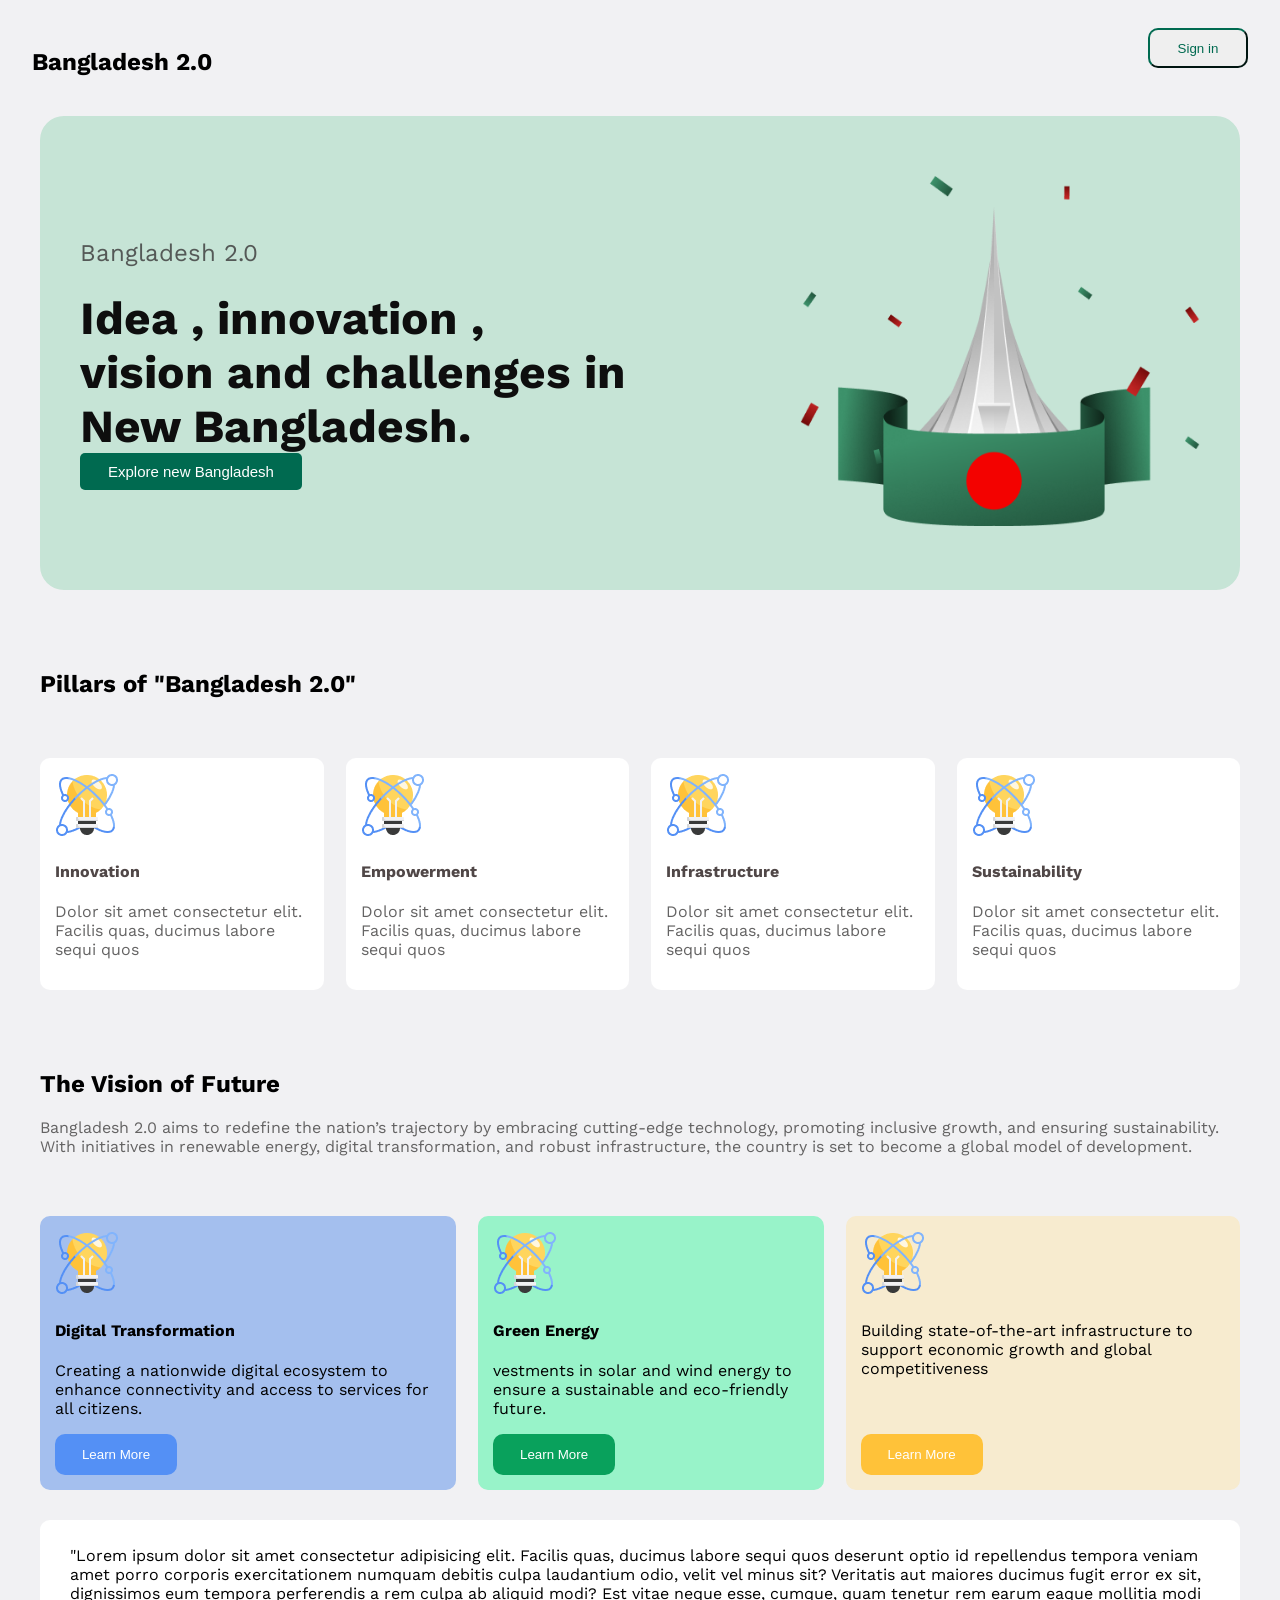
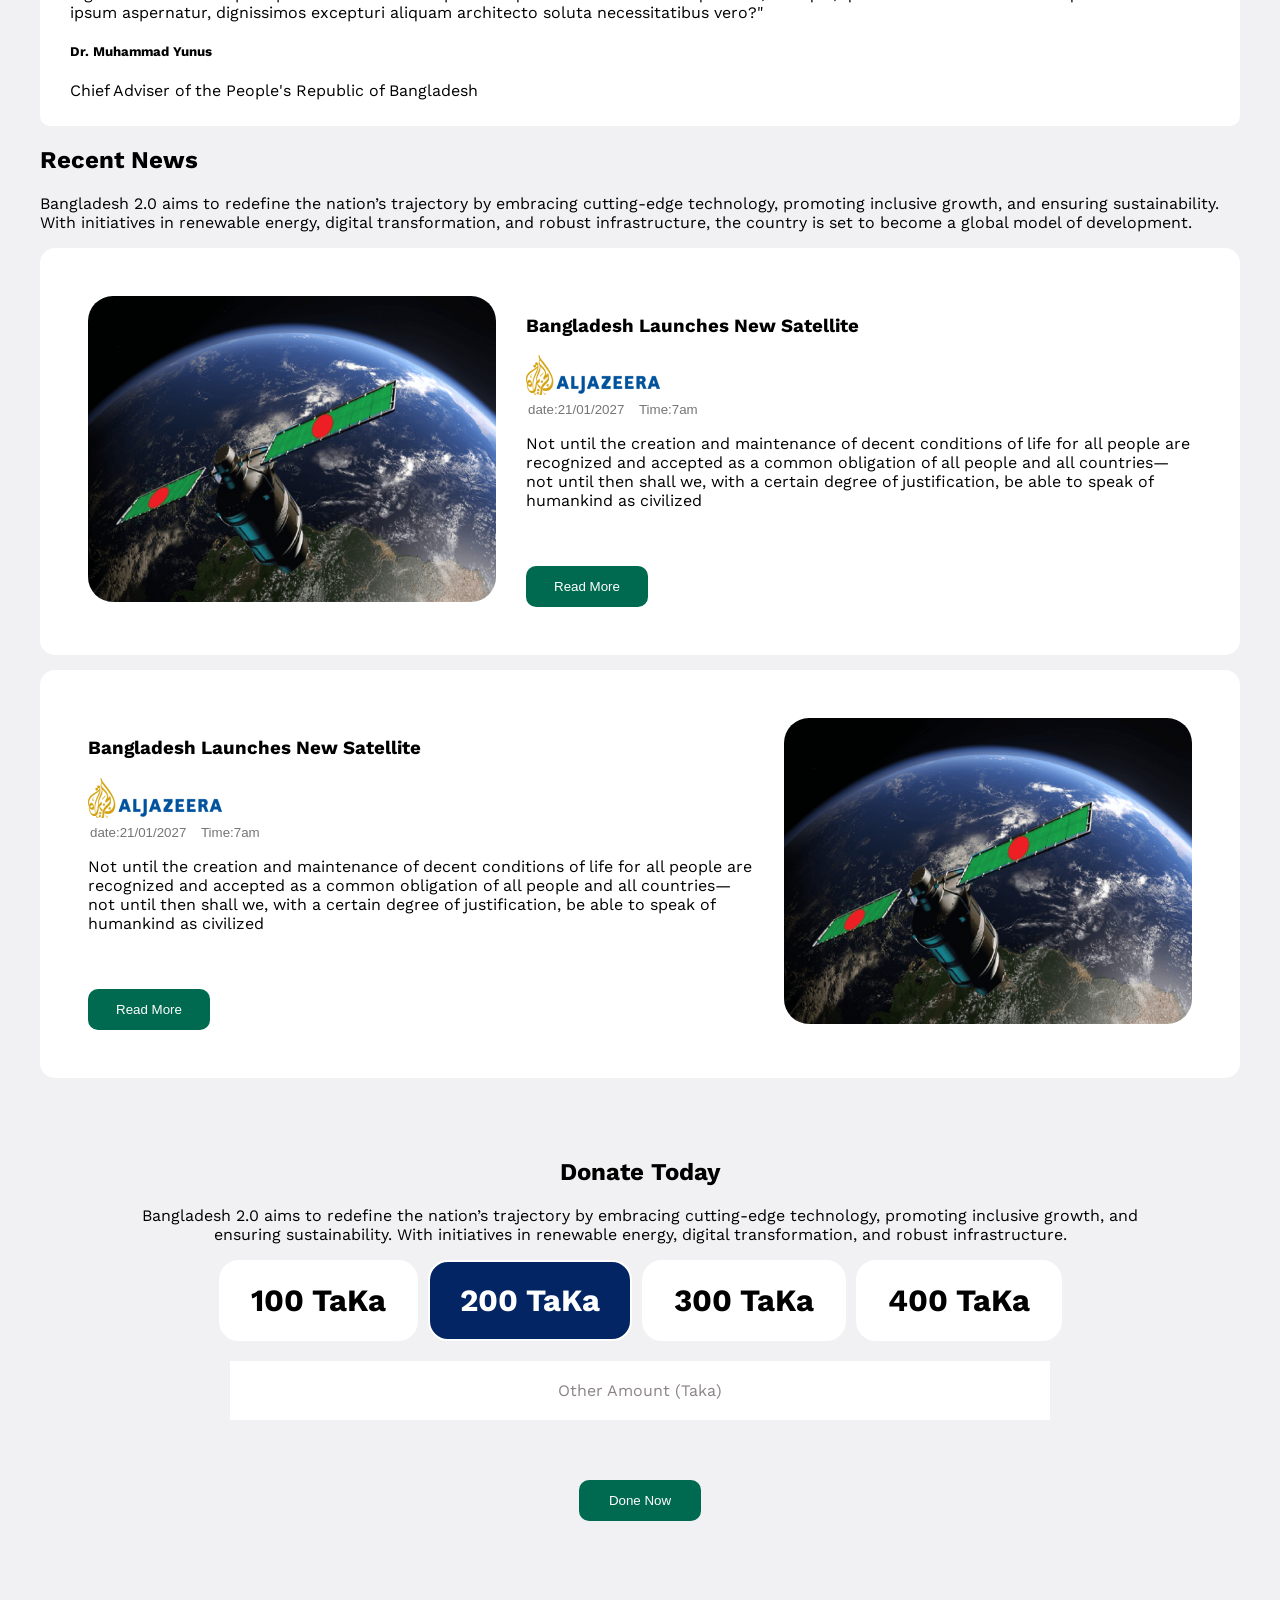
<file: B11A1--assignment-1/index.html>
<!DOCTYPE html>
<html lang="en">

<head>
    <meta charset="UTF-8">
    <meta name="viewport" content="width=device-width, initial-scale=1.0">
    <title>Bangladesh2.0</title>
    <link rel="preconnect" href="https://fonts.googleapis.com">
    <link rel="preconnect" href="https://fonts.gstatic.com" crossorigin>
    <link
        href="https://fonts.googleapis.com/css2?family=Fira+Sans:ital,wght@0,100;0,200;0,300;0,400;0,500;0,600;0,700;0,800;0,900;1,100;1,200;1,300;1,400;1,500;1,600;1,700;1,800;1,900&family=Open+Sans:ital,wght@0,300..800;1,300..800&family=Work+Sans:ital,wght@0,100..900;1,100..900&display=swap"
        rel="stylesheet">
    <link rel="stylesheet" href="assignment.css">
</head>

<body class="work-sans-p all-color">
    <header>
        <nav>
            <h1>Bangladesh 2.0</h1>
            <button class="btn1st">Sign in</button>

        </nav>
    </header>



    <main class="main">

        <section class="image1st">
            <div class="text">
                <p class="bangla ">Bangladesh 2.0</p>
                <div class="title">
                    Idea , innovation ,<br>
                    vision and challenges in <br> New Bangladesh.
                </div>
                <button class=" btn-style color">Explore new Bangladesh</button>

            </div>
            <div>
                <img class="photo" src="assets/hero.png" alt="">
            </div>


        </section>

        <!--section two-->
        <section class="section-margin">

            <h1>Pillars of "Bangladesh 2.0"</h1>

            <div class="pillars">
                <div class="section-two-bg">
                    <img src="assets/card-icon.png" alt="">
                    <h4 class="pillar-color-title">Innovation</h4>
                    <p class="pillar-color">Dolor sit amet consectetur elit. Facilis quas, ducimus labore sequi quos
                    </p>
                </div>

                <div class="section-two-bg">
                    <img src="assets/card-icon.png" alt="">
                    <h4 class="pillar-color-title">Empowerment</h4>
                    <p class="pillar-color">Dolor sit amet consectetur elit. Facilis quas, ducimus labore sequi quos
                    </p>
                </div>


                <div class="section-two-bg">
                    <img src="assets/card-icon.png" alt="">
                    <h4 class="pillar-color-title">Infrastructure</h4>
                    <p class="pillar-color">Dolor sit amet consectetur elit. Facilis quas, ducimus labore sequi quos
                    </p>
                </div>

                <div class="section-two-bg">
                    <img src="assets/card-icon.png" alt="">
                    <h4 class="pillar-color-title">Sustainability</h4>
                    <p class="pillar-color">Dolor sit amet consectetur elit. Facilis quas, ducimus labore sequi quos
                    </p>
                </div>

            </div>

        </section>

        <!--section three-->
        <section class="section-margin">
            <h1>The Vision of Future</h1>
            <p class="pillar-color">Bangladesh 2.0 aims to redefine the nation’s trajectory by embracing cutting-edge
                technology, promoting
                inclusive growth, and ensuring sustainability. With initiatives in renewable energy, digital
                transformation, and robust infrastructure, the country is set to become a global model of development.
            </p>

            <div class="pillars ">

                <div class="section-thee-one-bg section-thee-bg">
                    <img src="assets/card-icon.png" alt="">
                    <h4>Digital Transformation</h4>
                    <p>Creating a nationwide digital ecosystem to enhance connectivity and access to services for all
                        citizens.</p>
                    <button class="button-one">Learn More</button>
                </div>

                <div class="section-thee-bg section-thee-two-bg">
                    <img src="assets/card-icon.png" alt="">
                    <h4>Green Energy</h4>
                    <p>vestments in solar and wind energy to ensure a sustainable and eco-friendly future.</p>
                    <button class="button-two">Learn More</button>
                </div>

                <div class="section-thee-bg section-thee-three-bg">
                    <img src="assets/card-icon.png" alt="">
                    <h4></h4>
                    <p>Building state-of-the-art infrastructure to support economic growth and global competitiveness
                    </p>
                    <button class="button-three">Learn More</button>
                </div>


            </div>


        </section>

        <section>
            <div class="white">
                <p>"Lorem ipsum dolor sit amet consectetur adipisicing elit. Facilis quas, ducimus labore sequi quos
                    deserunt optio id repellendus tempora veniam amet porro corporis exercitationem numquam debitis
                    culpa laudantium odio, velit vel minus sit? Veritatis aut maiores ducimus fugit error ex sit,
                    dignissimos eum tempora perferendis a rem culpa ab aliquid modi? Est vitae neque esse, cumque, quam
                    tenetur rem earum eaque mollitia modi ipsum aspernatur, dignissimos excepturi aliquam architecto
                    soluta necessitatibus vero?"</p>

                <h5>Dr. Muhammad Yunus</h5>
                <p>Chief Adviser of the People's Republic of Bangladesh</p>

            </div>
        </section>
        <!--section four-->
        <section>
            <h1>Recent News</h1>
            <p>Bangladesh 2.0 aims to redefine the nation’s trajectory by embracing cutting-edge technology, promoting
                inclusive growth, and ensuring sustainability. With initiatives in renewable energy, digital
                transformation, and robust infrastructure, the country is set to become a global model of development.
            </p>
            <div>
                <div class="satellite">
                    <div>
                        <img class="satellite-one" src="assets/satelite.png" alt="">
                    </div>
                    <div>
                        <h3>Bangladesh Launches New Satellite</h3>

                        <img src="assets/al-jazeera.png" alt=""><br>
                        <input class="time" type="text" placeholder="date:21/01/2027    Time:7am">
                        <p>Not until the creation and maintenance of decent conditions of life for all people are
                            recognized and accepted as a common obligation of all people and all countries—not until
                            then shall we,
                            with a certain degree of justification, be able to speak of humankind as civilized</p>
                        <button class="button-share">Read More</button>


                    </div>





                </div>

                <div class="satellite mar-top">
                    <div>
                        <h3>Bangladesh Launches New Satellite</h3>

                        <img src="assets/al-jazeera.png" alt=""><br>
                        <input class="time" type="text" placeholder="date:21/01/2027    Time:7am">
                        <p>Not until the creation and maintenance of decent conditions of life for all people are
                            recognized and accepted as a common obligation of all people and all countries—not until
                            then shall we,
                            with a certain degree of justification, be able to speak of humankind as civilized</p>
                        <button class="button-share">Read More</button>

                    </div>

                    <div>
                        <img class="satellite-one" src="assets/satelite.png" alt="">

                    </div>


                </div>


            </div>






        </section>
    </main>



    <footer class="main">
        <section>
            <h2 class="last-text section-margin">Donate Today</h2>
            <p class="last-text">Bangladesh 2.0 aims to redefine the nation’s trajectory by embracing cutting-edge
                technology, promoting
                inclusive growth, and ensuring sustainability. With initiatives in renewable energy, digital
                transformation, and robust infrastructure.</p>


            <div class="container">

                <div class="box">
                    100 TaKa
                </div>

                         <div class="box-s">
                    200 TaKa
                         </div>

                         <div class="box">
                    300 TaKa
                         </div>

                         <div class="box">
                    400 TaKa

                        </div>

            </div>
        
            <div class="btn">Other Amount (Taka)</div>
            <div class="center">
                <button class="button-share">Done Now</button>
            </div>
        </section>


    </footer>


</body>

</html>
</file>
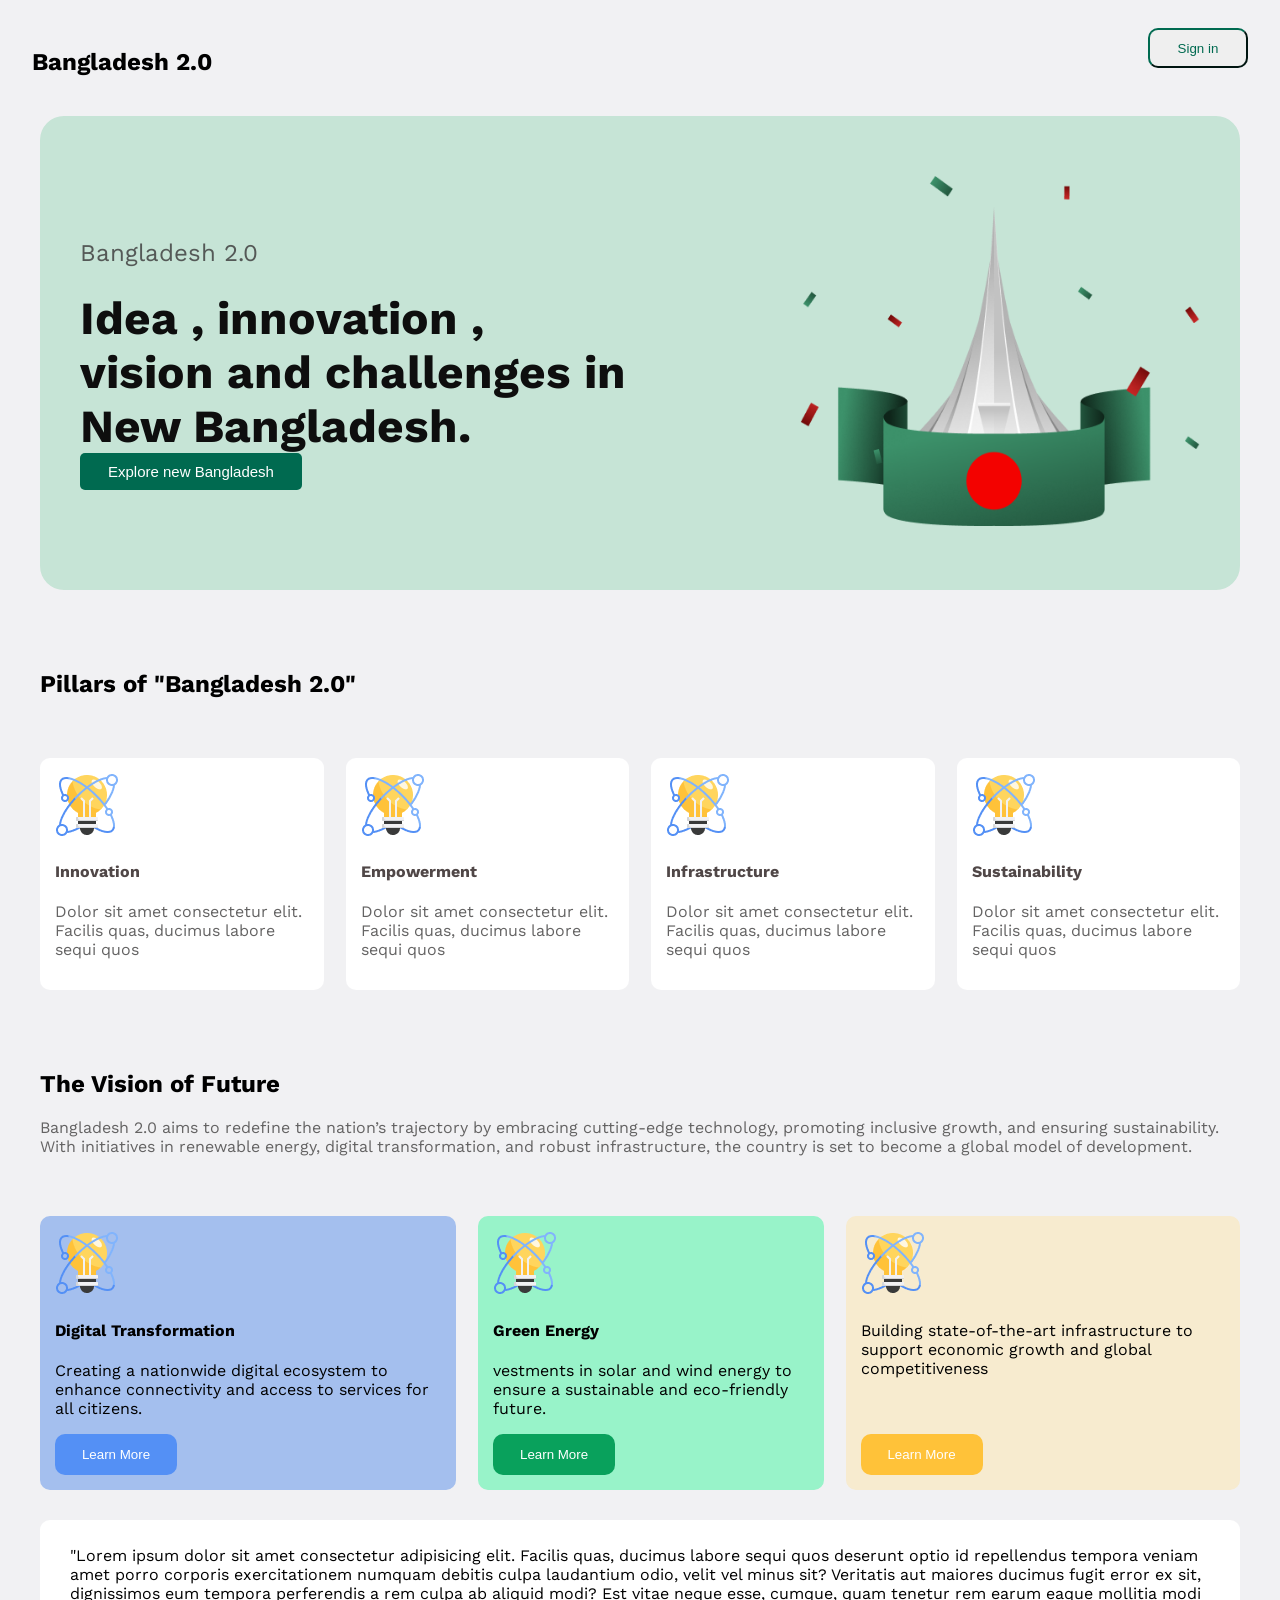
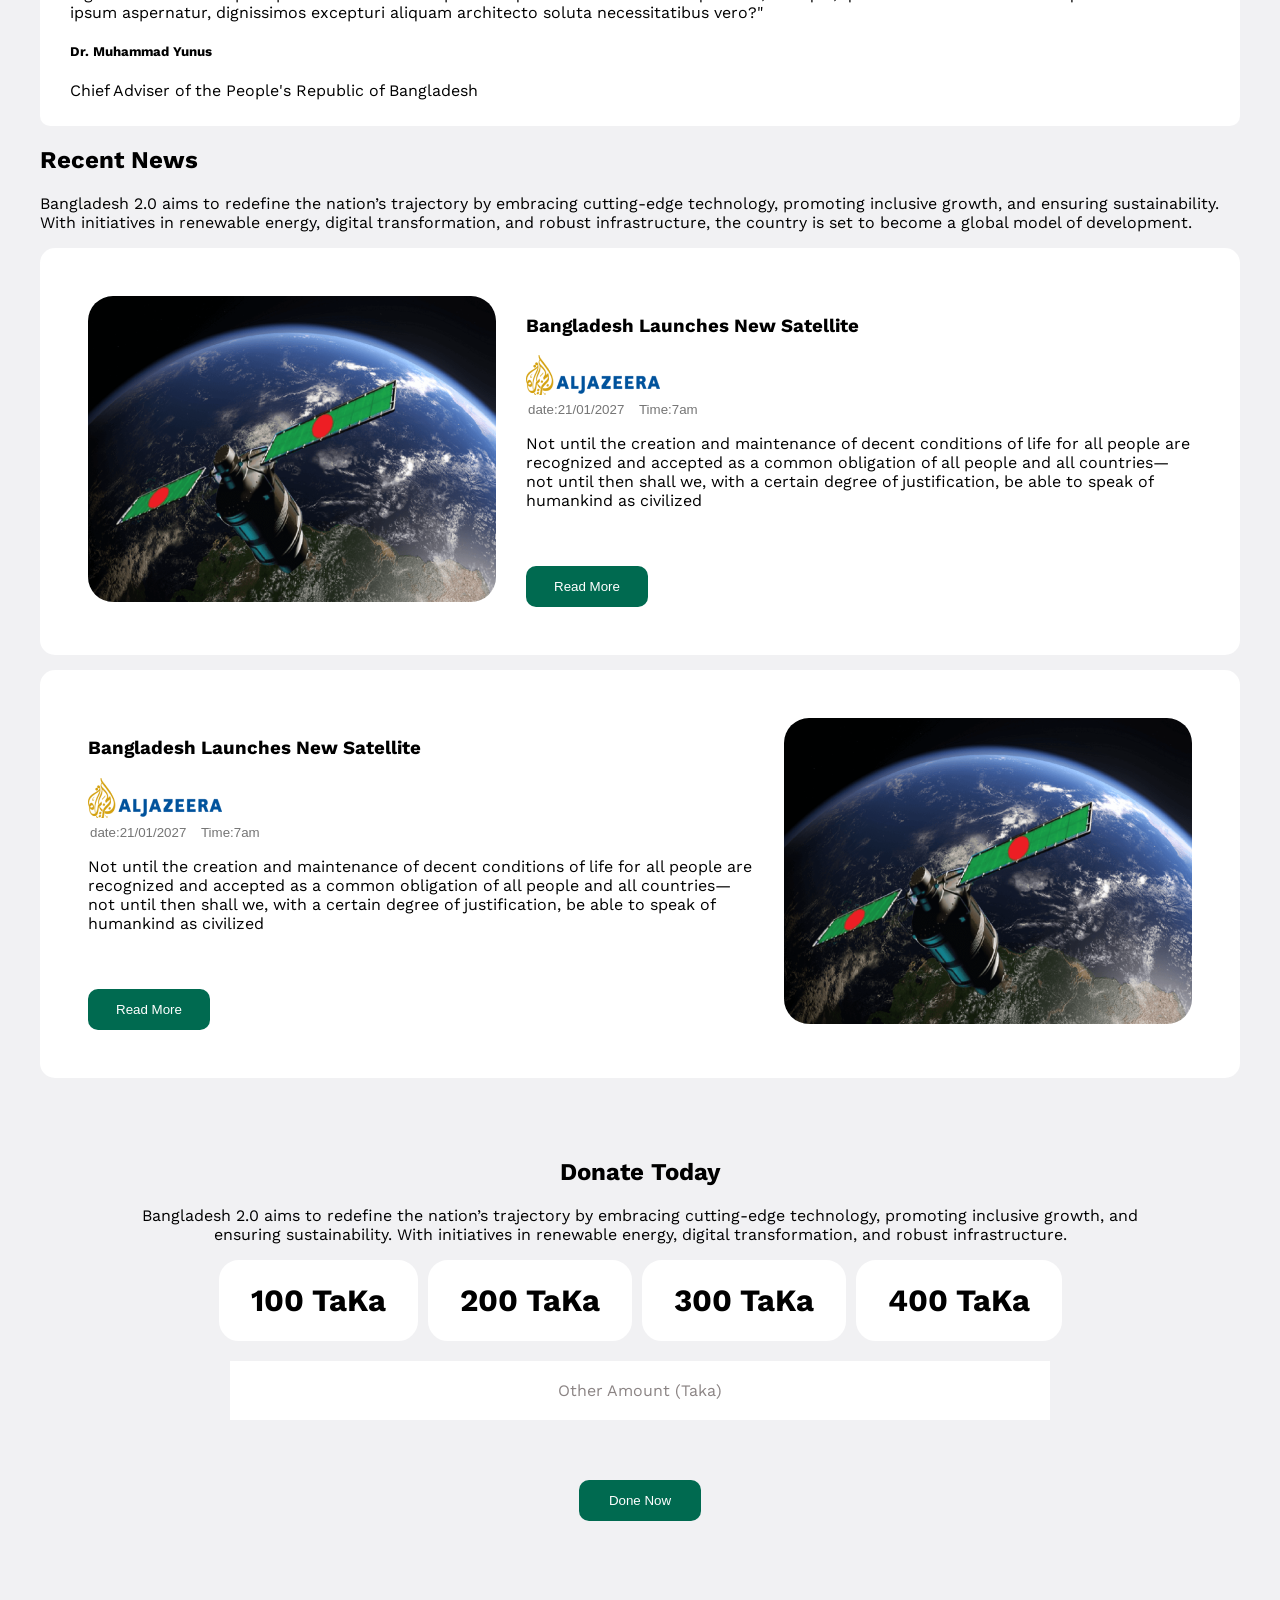
<file: B11A1--assignment-1/assignment.html>
<!DOCTYPE html>
<html lang="en">

<head>
    <meta charset="UTF-8">
    <meta name="viewport" content="width=device-width, initial-scale=1.0">
    <title>Bangladesh2.0</title>
    <link rel="preconnect" href="https://fonts.googleapis.com">
    <link rel="preconnect" href="https://fonts.gstatic.com" crossorigin>
    <link
        href="https://fonts.googleapis.com/css2?family=Fira+Sans:ital,wght@0,100;0,200;0,300;0,400;0,500;0,600;0,700;0,800;0,900;1,100;1,200;1,300;1,400;1,500;1,600;1,700;1,800;1,900&family=Open+Sans:ital,wght@0,300..800;1,300..800&family=Work+Sans:ital,wght@0,100..900;1,100..900&display=swap"
        rel="stylesheet">
    <link rel="stylesheet" href="assignment.css">
</head>

<body class="work-sans-p all-color">
    <header>
        <nav>
            <h1>Bangladesh 2.0</h1>
            <button class="btn1st">Sign in</button>

        </nav>
    </header>



    <main class="main">

        <section class="image1st">
            <div class="text">
                <p class="bangla ">Bangladesh 2.0</p>
                <div class="title">
                    Idea , innovation ,<br>
                    vision and challenges in <br> New Bangladesh.
                </div>
                <button class=" btn-style color">Explore new Bangladesh</button>

            </div>
            <div>
                <img class="photo" src="assets/hero.png" alt="">
            </div>


        </section>

        <!--section two-->
        <section class="section-margin">

            <h1>Pillars of "Bangladesh 2.0"</h1>

            <div class="pillars">
                <div class="section-two-bg">
                    <img src="assets/card-icon.png" alt="">
                    <h4 class="pillar-color-title">Innovation</h4>
                    <p class="pillar-color">Dolor sit amet consectetur elit. Facilis quas, ducimus labore sequi quos
                    </p>
                </div>

                <div class="section-two-bg">
                    <img src="assets/card-icon.png" alt="">
                    <h4 class="pillar-color-title">Empowerment</h4>
                    <p class="pillar-color">Dolor sit amet consectetur elit. Facilis quas, ducimus labore sequi quos
                    </p>
                </div>


                <div class="section-two-bg">
                    <img src="assets/card-icon.png" alt="">
                    <h4 class="pillar-color-title">Infrastructure</h4>
                    <p class="pillar-color">Dolor sit amet consectetur elit. Facilis quas, ducimus labore sequi quos
                    </p>
                </div>

                <div class="section-two-bg">
                    <img src="assets/card-icon.png" alt="">
                    <h4 class="pillar-color-title">Sustainability</h4>
                    <p class="pillar-color">Dolor sit amet consectetur elit. Facilis quas, ducimus labore sequi quos
                    </p>
                </div>

            </div>

        </section>

        <!--section three-->
        <section class="section-margin">
            <h1>The Vision of Future</h1>
            <p class="pillar-color">Bangladesh 2.0 aims to redefine the nation’s trajectory by embracing cutting-edge
                technology, promoting
                inclusive growth, and ensuring sustainability. With initiatives in renewable energy, digital
                transformation, and robust infrastructure, the country is set to become a global model of development.
            </p>

            <div class="pillars ">

                <div class="section-thee-one-bg section-thee-bg">
                    <img src="assets/card-icon.png" alt="">
                    <h4>Digital Transformation</h4>
                    <p>Creating a nationwide digital ecosystem to enhance connectivity and access to services for all
                        citizens.</p>
                    <button class="button-one">Learn More</button>
                </div>

                <div class="section-thee-bg section-thee-two-bg">
                    <img src="assets/card-icon.png" alt="">
                    <h4>Green Energy</h4>
                    <p>vestments in solar and wind energy to ensure a sustainable and eco-friendly future.</p>
                    <button class="button-two">Learn More</button>
                </div>

                <div class="section-thee-bg section-thee-three-bg">
                    <img src="assets/card-icon.png" alt="">
                    <h4></h4>
                    <p>Building state-of-the-art infrastructure to support economic growth and global competitiveness
                    </p>
                    <button class="button-three">Learn More</button>
                </div>


            </div>


        </section>

        <section>
            <div class="white">
                <p>"Lorem ipsum dolor sit amet consectetur adipisicing elit. Facilis quas, ducimus labore sequi quos
                    deserunt optio id repellendus tempora veniam amet porro corporis exercitationem numquam debitis
                    culpa laudantium odio, velit vel minus sit? Veritatis aut maiores ducimus fugit error ex sit,
                    dignissimos eum tempora perferendis a rem culpa ab aliquid modi? Est vitae neque esse, cumque, quam
                    tenetur rem earum eaque mollitia modi ipsum aspernatur, dignissimos excepturi aliquam architecto
                    soluta necessitatibus vero?"</p>

                <h5>Dr. Muhammad Yunus</h5>
                <p>Chief Adviser of the People's Republic of Bangladesh</p>

            </div>
        </section>
        <!--section four-->
        <section>
            <h1>Recent News</h1>
            <p>Bangladesh 2.0 aims to redefine the nation’s trajectory by embracing cutting-edge technology, promoting
                inclusive growth, and ensuring sustainability. With initiatives in renewable energy, digital
                transformation, and robust infrastructure, the country is set to become a global model of development.
            </p>
            <div>
                <div class="satellite">
                    <div>
                        <img class="satellite-one" src="assets/satelite.png" alt="">
                    </div>
                    <div>
                        <h3>Bangladesh Launches New Satellite</h3>

                        <img src="assets/al-jazeera.png" alt=""><br>
                        <input class="time" type="text" placeholder="date:21/01/2027    Time:7am">
                        <p>Not until the creation and maintenance of decent conditions of life for all people are
                            recognized and accepted as a common obligation of all people and all countries—not until
                            then shall we,
                            with a certain degree of justification, be able to speak of humankind as civilized</p>
                        <button class="button-share">Read More</button>


                    </div>





                </div>

                <div class="satellite mar-top">
                    <div>
                        <h3>Bangladesh Launches New Satellite</h3>

                        <img src="assets/al-jazeera.png" alt=""><br>
                        <input class="time" type="text" placeholder="date:21/01/2027    Time:7am">
                        <p>Not until the creation and maintenance of decent conditions of life for all people are
                            recognized and accepted as a common obligation of all people and all countries—not until
                            then shall we,
                            with a certain degree of justification, be able to speak of humankind as civilized</p>
                        <button class="button-share">Read More</button>

                    </div>

                    <div>
                        <img class="satellite-one" src="assets/satelite.png" alt="">

                    </div>


                </div>


            </div>






        </section>
    </main>



    <footer class="main">
        <section>
            <h2 class="last-text section-margin">Donate Today</h2>
            <p class="last-text">Bangladesh 2.0 aims to redefine the nation’s trajectory by embracing cutting-edge
                technology, promoting
                inclusive growth, and ensuring sustainability. With initiatives in renewable energy, digital
                transformation, and robust infrastructure.</p>


            <div class="container">

                <div class="box">
                    100 TaKa
                </div>

                         <div class="box">
                    200 TaKa
                         </div>

                         <div class="box">
                    300 TaKa
                         </div>

                         <div class="box">
                    400 TaKa

                        </div>

            </div>
        
            <div class="btn">Other Amount (Taka)</div>
            <div class="center">
                <button class="button-share">Done Now</button>
            </div>
        </section>


    </footer>


</body>

</html>
</file>
<file: B11A1--assignment-1/assignment.css>
.all-color{ 
    background-color: #F1F1F3;
}
.work-sans-p {
  font-family: "Work Sans", sans-serif;
  font-optical-sizing: auto;
  
  font-style: normal;
}
.main{
    max-width: 1200px;
    margin: 0 auto;

}    
/* share color */
 .color{
    background-color: #006A50;
    color: white;
 }

    
    /*  nav var  */
    nav {
    display: flex;
    justify-content: space-between;
    padding: 20px 24px;
}

.btn1st {
    height: 40px;
    width: 100px;
    color: #006A50;
    border-radius: 10px ;
    border-color: #006A50;
    font-size:bold;
}

/*  section one  */ 
.image1st{
display: flex;
justify-content: space-between;
background-color: #C6E4D6;

border-radius: 24px;
padding: 60px 40px ;

}
.text{
    align-content: center;


}
.photo{
    height: 350px ;
    width: 400px;
}
.bangla{
    font-weight:medium;
    font-size: 24px;
    color: #424242dc ;
}
.title{
    font-weight: bold;
    font-size: 46px;
    color: #0E0E0E;

}
.btn-style{
    font-weight: 100px;
    font-size: 15px;
    padding: 10px 28px;
    border: none;
    border-radius: 5px;
}
/*  section two  */
.pillars{
    display: flex;
    margin-top: 60px;
    gap: 22px;
   
}
.pillar-color{ 
    color: #646363;
}
.pillar-color-title{
    color: #504747;
}
.section-margin{
    margin-top: 80px;}

.section-two-bg{
    background-color: white;
     border-radius: 10px;
     padding: 15px;

}
/*  section three  */
.section-thee-bg{
    border-radius: 10px;
     padding: 15px;

}


.section-thee-one-bg{
    background-color: #a4bfee;
    
}

.section-thee-two-bg{
    background-color: #98f3c9;
}

.section-thee-three-bg{
    background-color: #F7EBCF;
}
.button-one{
    background-color: #5490F5;
    color: white;
    border: none;
    border-radius: 10px;
    width: 122px;
    height: 41px;

}
.button-two{
    background-color: #09A15C;
    color: white;
    border: none;
    border-radius: 10px;
    width: 122px;
    height: 41px;
}
.button-two:hover{
    background-color: rgb(211, 38, 7);
}
.button-three{
    background-color: #FFC239;
    color: white;
    border: none;
    border-radius: 10px;
    width: 122px;
    height: 41px;
    margin-top: 40px;
}
.white{
    background-color: white;
    padding: 10px 30px;
    margin-top: 30px;
    border-radius: 10px;
}
.time{
    border: none;

}
.button-share{
    background-color: #006A50;
    color: white;
    border: none;
    border-radius: 10px;
    width: 122px;
    height: 41px;
    margin-top: 40px;}

.satellite{
    display: flex;
    gap: 30px;
    background-color: white;
    padding: 48px 48px;
    border-radius: 15px;
}
.satellite-one{
    border-radius: 25px;
}
.mar-top{
    margin-top: 15px;
}
.last-text{
   text-align: center;
   padding: 0 80px;
}

   
.container{
    display: flex;
    gap: 10px;
    justify-content: center;
    align-items: center;

}    
.box{ 
    padding: 20px 30px;
    background-color: white;
    border: 2px solid white;
    text-align: center;
    font-size: 31px;
    font-weight: bold;
    border-radius: 20px;
    align-content: center;

}
.btn{
    background-color:#FFFFFF ;
    text-align: center;
    margin: 20px 190px;
    color: #8b8484;
    padding: 20px 0;
    
}
.center{ display: flex;
    justify-content: center;
    margin-bottom: 90px;

}
.btn:hover{
    background-color: orangered;
    color: rgb(20, 2, 2);
}
.button-share:hover{
    background-color:purple;
    
}
.box-s{
    padding: 20px 30px;
    background-color: rgb(4, 37, 99);
    color: white;
    border: 2px solid white;
    text-align: center;
    font-size: 31px;
    font-weight: bold;
    border-radius: 20px;
    align-content: center;

}
</file>
